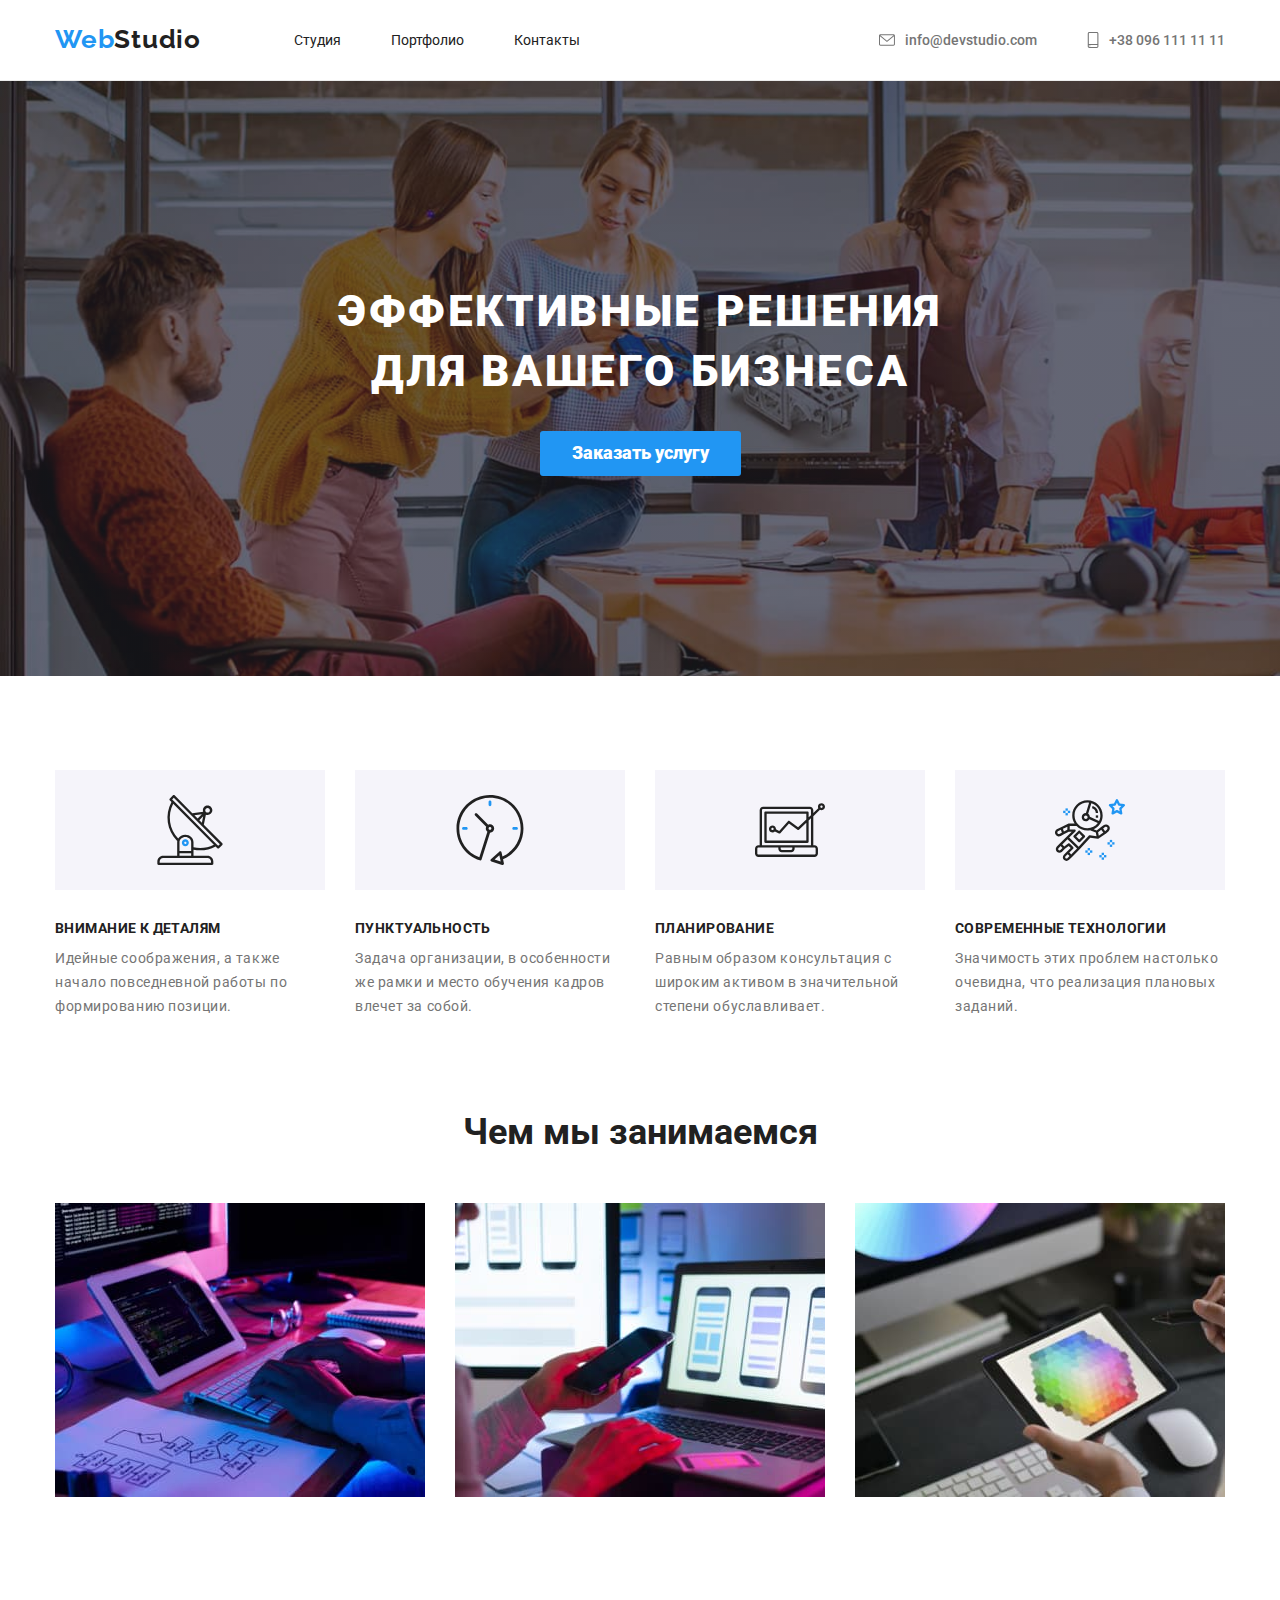
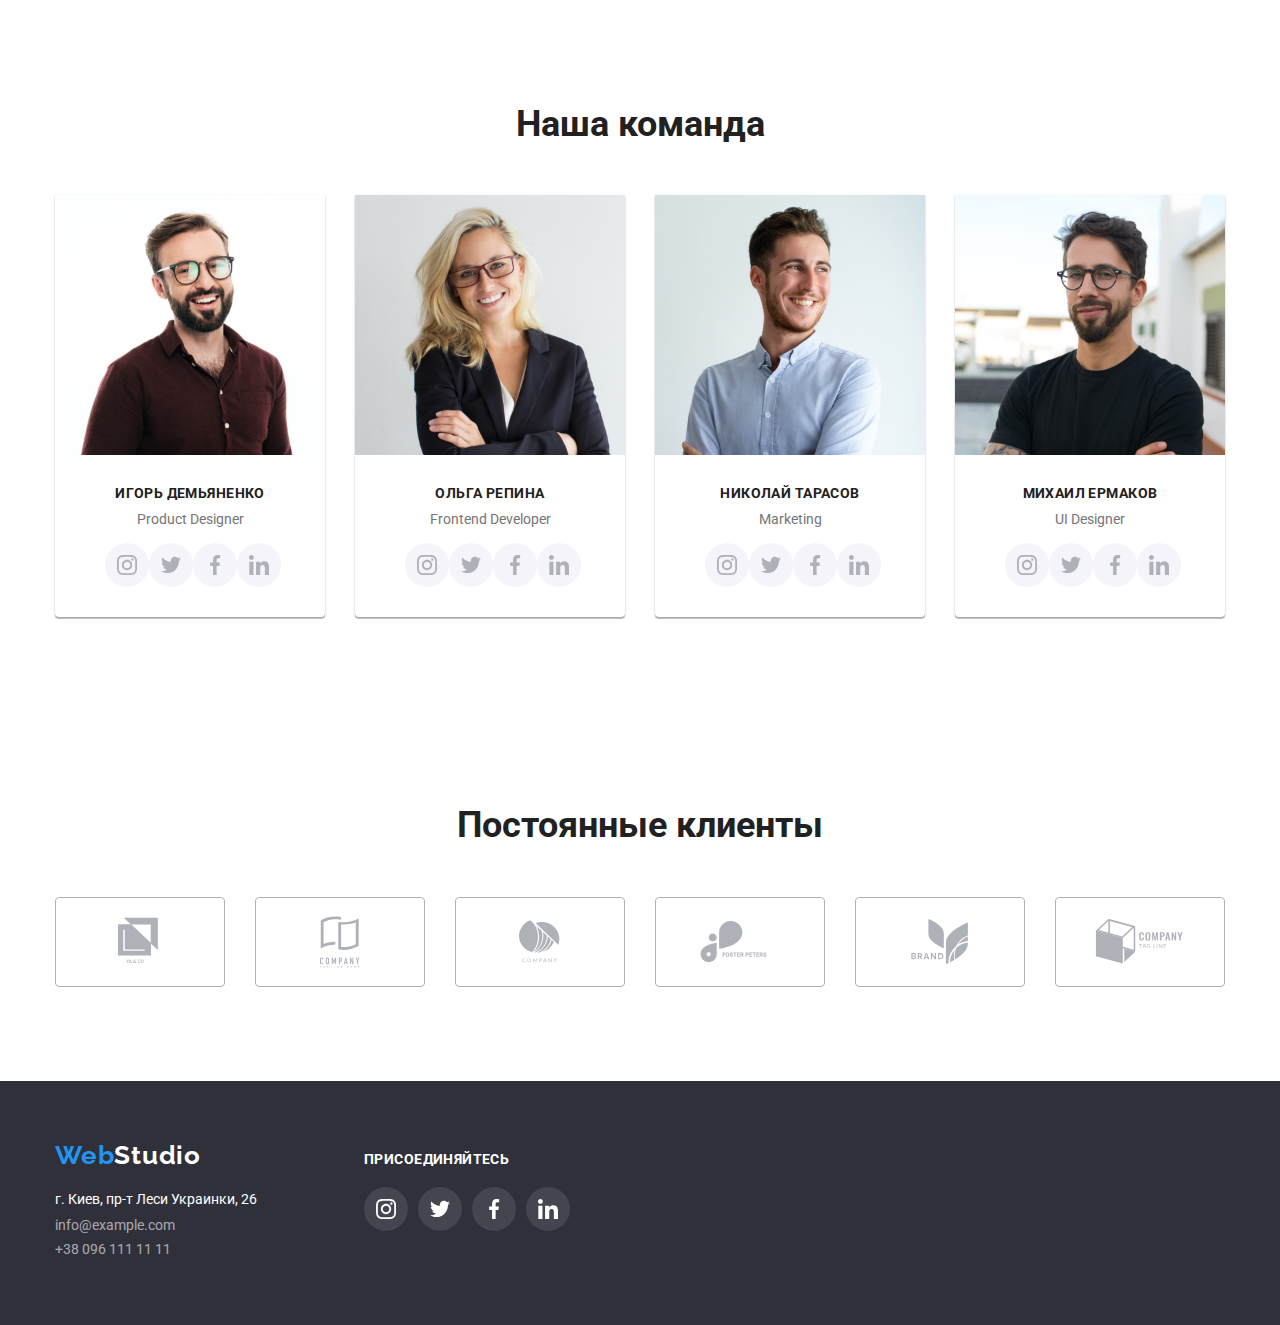
<file: index.html>
<!DOCTYPE html>
<html lang="ru">
  <head>
    <meta charset="UTF-8" />
    <meta name="viewport" content="width=device-width, initial-scale=1.0" />
    <title>Web Studio</title>
    <link
      href="https://fonts.googleapis.com/css2?family=Raleway:wght@700&family=Roboto:wght@400;500;700;900&display=swap"
      rel="stylesheet"
    />
    <link
      rel="stylesheet"
      href="https://cdnjs.cloudflare.com/ajax/libs/modern-normalize/0.6.0/modern-normalize.min.css"
    />
    <link rel="stylesheet" href="./css/main.css" />
  </head>
  <body>
    <!-- Шапка сайта -->

    <header>
      <div class="container wrapper">
        <nav>
          <a href="./index.html" class="logo"><span>Web</span>Studio</a>
          <ul class="site-nav list">
            <li><a href="./index.html" class="link">Студия</a></li>
            <li><a href="./portfolio.html" class="link">Портфолио</a></li>
            <li><a href="" class="link">Контакты</a></li>
          </ul>
        </nav>

        <ul class="auth-nav list">
          <li>
            <a class="adress-link" href="mailto:info@devstudio.com">
              <svg width="16" height="12">
                <use href="./images/sprite1.svg#icon-imail"></use>
              </svg>
              info@devstudio.com</a
            >
          </li>

          <li>
            <a class="adress-link" href="tel:+380961111111"
              ><svg width="12" height="16">
                <use href="./images/sprite1.svg#icon-phone"></use>
              </svg>
              +38 096 111 11 11</a
            >
          </li>
        </ul>
      </div>
    </header>

    <!-- Первая секция -->

    <main>
      <!-- HEROOOOOO -->
      <section class="hero">
        <h1 class="hero-title">Эффективные решения для вашего бизнеса</h1>
        <a href="#" class="btn-hero">Заказать услугу</a>
      </section>

      <section class="section ideology">
        <div class="container">
          <h2 hidden>Наша Идеология</h2>
          <ul class="ideology-list">
            <li class="ideology-item antena">
              <h3>Внимание к деталям</h3>
              <p class="ideology-text">
                Идейные соображения, а также начало повседневной работы по
                формированию позиции.
              </p>
            </li>

            <li class="ideology-item clock">
              <h3>Пунктуальность</h3>
              <p class="ideology-text">
                Задача организации, в особенности же рамки и место обучения
                кадров влечет за собой.
              </p>
            </li>

            <li class="ideology-item diagramm">
              <h3>Планирование</h3>
              <p class="ideology-text">
                Равным образом консультация с широким активом в значительной
                степени обуславливает.
              </p>
            </li>

            <li class="ideology-item cosmonaut">
              <h3>Современные технологии</h3>
              <p class="ideology-text">
                Значимость этих проблем настолько очевидна, что реализация
                плановых заданий.
              </p>
            </li>
          </ul>
        </div>
      </section>

      <!-- Вторая секция -->

      <section class="section affair">
        <div class="container">
          <h2 class="section-title">Чем мы занимаемся</h2>
          <ul class="affair-list">
            <li class="affair-lists">
              <img
                src="./images/affair-1.jpg"
                alt="desktop"
                width="370"
                height="294"
              />
              <p class="app">Десктопные приложения</p>
            </li>

            <li class="affair-lists">
              <img
                src="./images/affair-2.jpg"
                alt="app"
                width="370"
                height="294"
              />
              <p class="app">Мобильные приложения</p>
            </li>

            <li class="affair-lists">
              <img
                src="./images/affair-3.jpg"
                alt="design"
                width="370"
                height="294"
              />
              <p class="app">Дизайнерские решения</p>
            </li>
          </ul>
        </div>
      </section>

      <!-- Третья секция -->

      <section class="section team">
        <div class="container">
          <h2 class="section-title">Наша команда</h2>
          <ul class="team">
            <li class="team-list">
              <a href="#">
                <img
                  src="./images/teamer-1.jpg"
                  alt="crew"
                  width="270"
                  height="260"
                />
                <h3>Игорь Демьяненко</h3>
                <p class="team-text">Product Designer</p>
              </a>

              <ul class="social-list">
                <li class="social-list-item">
                  <a class="social-list-link" href="#">
                    <svg class="social-list-icon">
                      <use href="./images/sprite1.svg#icon-instagram"></use>
                    </svg>
                  </a>
                </li>
                <li class="social-list-item">
                  <a class="social-list-link" href="#">
                    <svg class="social-list-icon">
                      <use href="./images/sprite1.svg#icon-twitter"></use>
                    </svg>
                  </a>
                </li>
                <li class="social-list-item">
                  <a class="social-list-link" href="#">
                    <svg class="social-list-icon">
                      <use href="./images/sprite1.svg#icon-facebook"></use>
                    </svg>
                  </a>
                </li>
                <li class="social-list-item">
                  <a class="social-list-link" href="#">
                    <svg class="social-list-icon">
                      <use href="./images/sprite1.svg#icon-linkedin"></use>
                    </svg>
                  </a>
                </li>
              </ul>
            </li>

            <li class="team-list">
              <a href="#">
                <img
                  src="./images/teamer-2.jpg"
                  alt="crew"
                  width="270"
                  height="260"
                />
                <h3>Ольга Репина</h3>
                <p class="team-text">Frontend Developer</p>
              </a>
              <ul class="social-list">
                <li class="social-list-item">
                  <a class="social-list-link" href="#">
                    <svg class="social-list-icon">
                      <use href="./images/sprite1.svg#icon-instagram"></use>
                    </svg>
                  </a>
                </li>
                <li class="social-list-item">
                  <a class="social-list-link" href="#">
                    <svg class="social-list-icon">
                      <use href="./images/sprite1.svg#icon-twitter"></use>
                    </svg>
                  </a>
                </li>
                <li class="social-list-item">
                  <a class="social-list-link" href="#">
                    <svg class="social-list-icon">
                      <use href="./images/sprite1.svg#icon-facebook"></use>
                    </svg>
                  </a>
                </li>
                <li class="social-list-item">
                  <a class="social-list-link" href="#">
                    <svg class="social-list-icon">
                      <use href="./images/sprite1.svg#icon-linkedin"></use>
                    </svg>
                  </a>
                </li>
              </ul>
            </li>

            <li class="team-list">
              <a href="#">
                <img
                  src="./images/teamer-3.jpg"
                  alt="crew"
                  width="270"
                  height="260"
                />
                <h3>Николай Тарасов</h3>
                <p class="team-text">Marketing</p>
              </a>
              <ul class="social-list">
                <li class="social-list-item">
                  <a class="social-list-link" href="#">
                    <svg class="social-list-icon">
                      <use href="./images/sprite1.svg#icon-instagram"></use>
                    </svg>
                  </a>
                </li>
                <li class="social-list-item">
                  <a class="social-list-link" href="#">
                    <svg class="social-list-icon">
                      <use href="./images/sprite1.svg#icon-twitter"></use>
                    </svg>
                  </a>
                </li>
                <li class="social-list-item">
                  <a class="social-list-link" href="#">
                    <svg class="social-list-icon">
                      <use href="./images/sprite1.svg#icon-facebook"></use>
                    </svg>
                  </a>
                </li>
                <li class="social-list-item">
                  <a class="social-list-link" href="#">
                    <svg class="social-list-icon">
                      <use href="./images/sprite1.svg#icon-linkedin"></use>
                    </svg>
                  </a>
                </li>
              </ul>
            </li>

            <li class="team-list">
              <a href="#">
                <img
                  src="./images/teamer-4.jpg"
                  alt="crew"
                  width="270"
                  height="260"
                />
                <h3>Михаил Ермаков</h3>
                <p class="team-text">UI Designer</p>
              </a>
              <ul class="social-list">
                <li class="social-list-item">
                  <a class="social-list-link" href="#">
                    <svg class="social-list-icon">
                      <use href="./images/sprite1.svg#icon-instagram"></use>
                    </svg>
                  </a>
                </li>
                <li class="social-list-item">
                  <a class="social-list-link" href="#">
                    <svg class="social-list-icon">
                      <use href="./images/sprite1.svg#icon-twitter"></use>
                    </svg>
                  </a>
                </li>
                <li class="social-list-item">
                  <a class="social-list-link" href="#">
                    <svg class="social-list-icon">
                      <use href="./images/sprite1.svg#icon-facebook"></use>
                    </svg>
                  </a>
                </li>
                <li class="social-list-item">
                  <a class="social-list-link" href="#">
                    <svg class="social-list-icon">
                      <use href="./images/sprite1.svg#icon-linkedin"></use>
                    </svg>
                  </a>
                </li>
              </ul>
            </li>
          </ul>
        </div>
      </section>

      <!-- Четвертая секиця -->

      <section class="section client">
        <div class="container">
          <h2 class="section-title">Постоянные клиенты</h2>
          <ul class="client-list">
            <li class="client-item">
              <a class="client-list-link" href="">
                <svg style="width: 44px; height: 50px;">
                  <use href="./images/sprite1.svg#icon-logo-1"></use>
                </svg>
              </a>
            </li>

            <li class="client-item">
              <a class="client-list-link" href="">
                <svg style="width: 40px; height: 52px;">
                  <use href="./images/sprite1.svg#icon-logo-2"></use>
                </svg>
              </a>
            </li>

            <li class="client-item">
              <a class="client-list-link" href="">
                <svg style="width: 41px; height: 43px;">
                  <use href="./images/sprite1.svg#icon-logo-3"></use>
                </svg>
              </a>
            </li>

            <li class="client-item">
              <a class="client-list-link" href="">
                <svg style="width: 80px; height: 42px;">
                  <use href="./images/sprite1.svg#icon-logo-4"></use>
                </svg>
              </a>
            </li>

            <li class="client-item">
              <a class="client-list-link" href="">
                <svg style="width: 59px; height: 45px;">
                  <use href="./images/sprite1.svg#icon-logo-5"></use>
                </svg>
              </a>
            </li>

            <li class="client-item">
              <a class="client-list-link" href="">
                <svg style="width: 89px; height: 45px;">
                  <use href="./images/sprite1.svg#icon-logo-6"></use>
                </svg>
              </a>
            </li>
          </ul>
        </div>
      </section>
    </main>

    <!-- Футер -->

    <footer>
      <div class="container">
        <div class="footer-adress">
          <a href="./index.html" class="logo"><span>Web</span>Studio</a>
          <address>
            <p>г. Киев, пр-т Леси Украинки, 26</p>
            <a href="mailto:info@example.com">info@example.com</a>
            <a href="tel:+380961111111">+38 096 111 11 11</a>
          </address>
        </div>

        <div class="footer-link">
          <p class="footer-text">Присоединяйтесь</p>
          <ul class="footer-list">
            <li class="fooler-list-item">
              <a href="" class="footer-list-link">
                <svg>
                  <use href="./images/sprite1.svg#icon-instagram"></use>
                </svg>
              </a>
            </li>
            <li class="fooler-list-item">
              <a href="" class="footer-list-link">
                <svg>
                  <use href="./images/sprite1.svg#icon-twitter"></use>
                </svg>
              </a>
            </li>
            <li class="fooler-list-item">
              <a href="" class="footer-list-link">
                <svg>
                  <use href="./images/sprite1.svg#icon-facebook"></use>
                </svg>
              </a>
            </li>
            <li class="fooler-list-item">
              <a href="" class="footer-list-link">
                <svg>
                  <use href="./images/sprite1.svg#icon-linkedin"></use>
                </svg>
              </a>
            </li>
          </ul>
        </div>
      </div>
    </footer>
  </body>
</html>
</file>
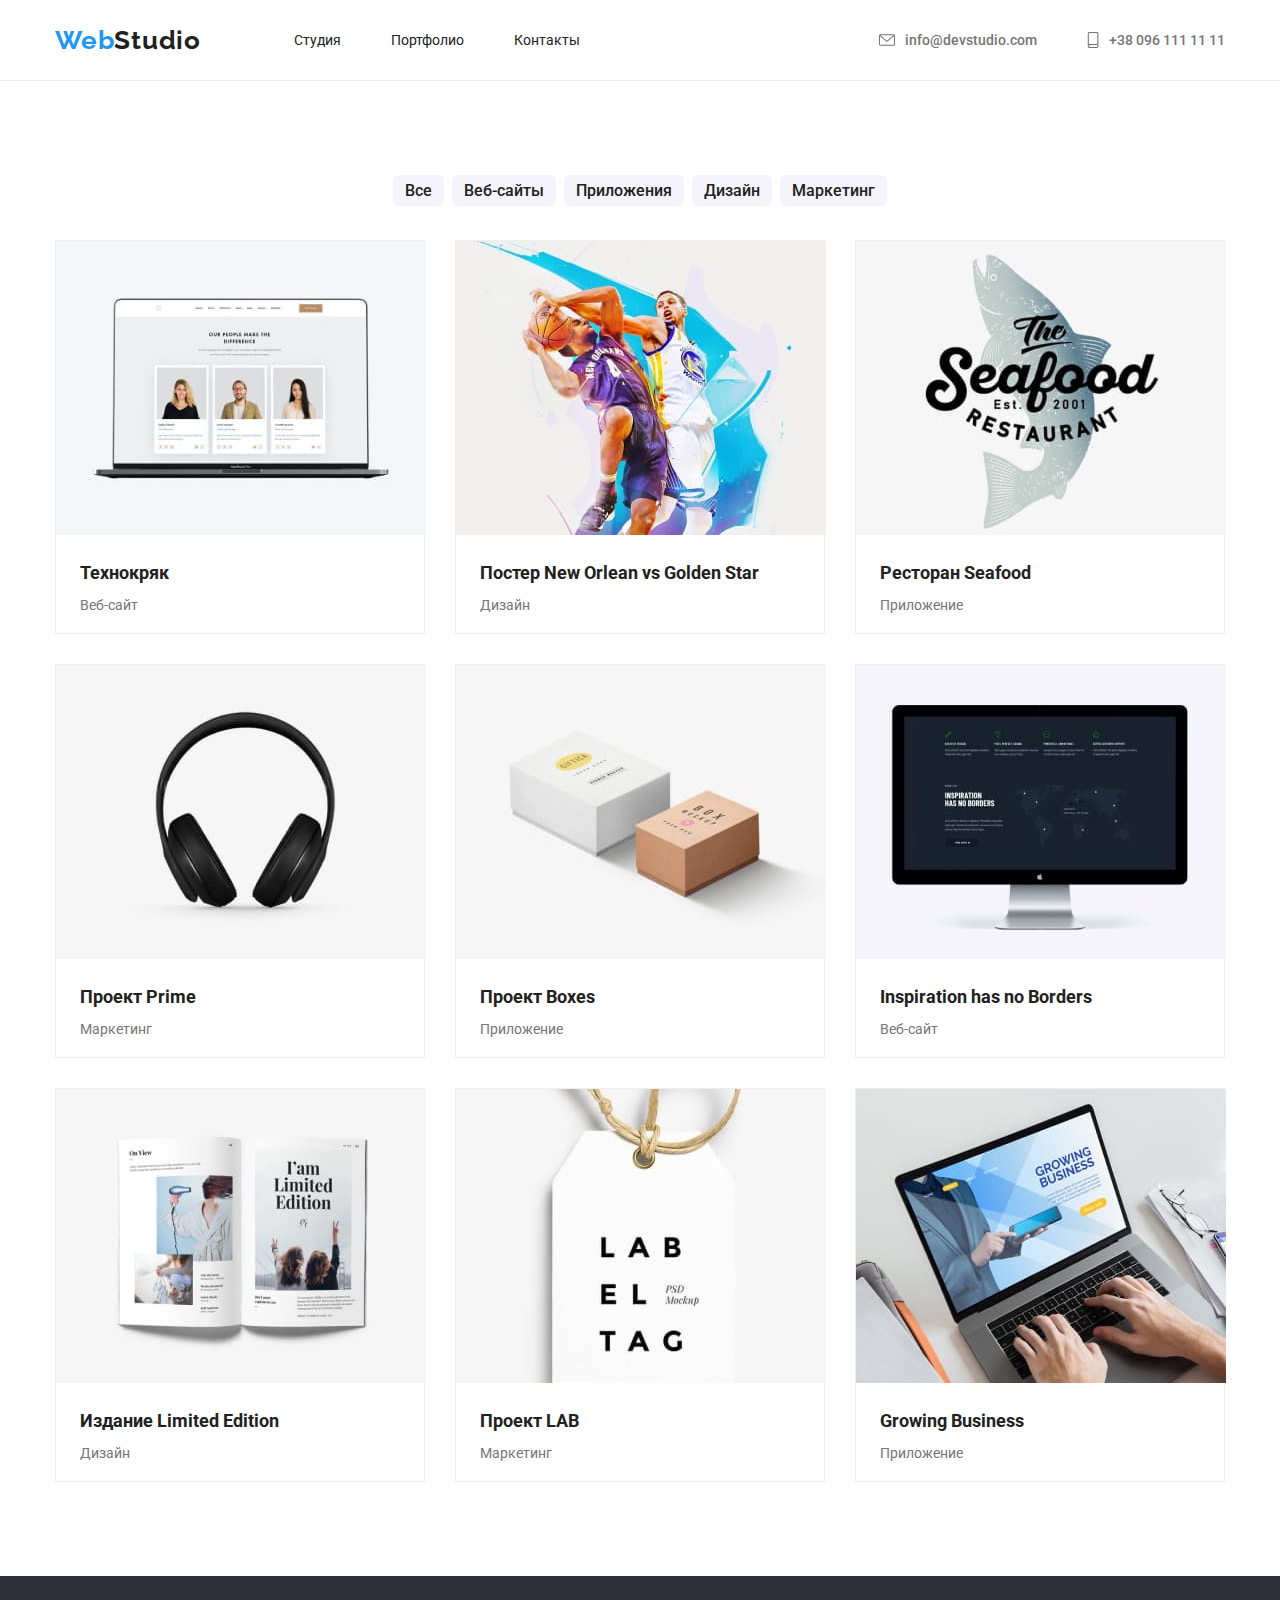
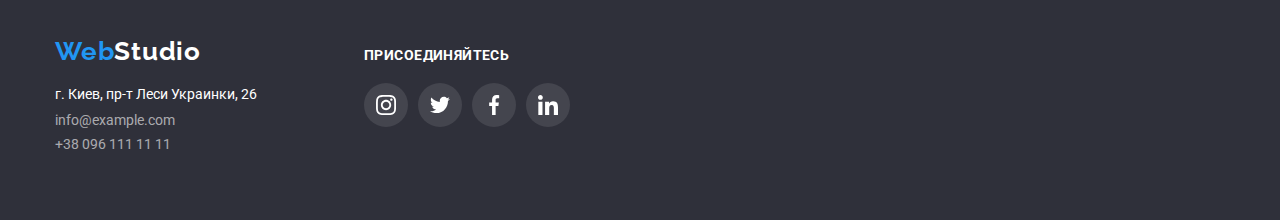
<file: portfolio.html>
<!DOCTYPE html>
<html lang="ru">
  <head>
    <meta charset="UTF-8" />
    <meta name="viewport" content="width=device-width, initial-scale=1.0" />
    <title>Portfolio</title>
    <link
      href="https://fonts.googleapis.com/css2?family=Raleway:wght@700&family=Roboto:wght@400;500;700;900&display=swap"
      rel="stylesheet"
    />
    <link rel="stylesheet" href="./css/main.css" />
  </head>
  <body>
    <!-- Шапка сайта -->

    <header>
      <div class="container wrapper">
        <nav>
          <a href="./index.html" class="logo"><span>Web</span>Studio</a>
          <ul class="site-nav list">
            <li><a href="./index.html" class="link">Студия</a></li>
            <li><a href="./portfolio.html" class="link">Портфолио</a></li>
            <li><a href="" class="link">Контакты</a></li>
          </ul>
        </nav>

        <ul class="auth-nav list">
          <li>
            <a class="adress-link" href="mailto:info@devstudio.com">
              <svg width="16" height="12">
                <use href="./images/sprite1.svg#icon-imail"></use>
              </svg>
              info@devstudio.com</a
            >
          </li>

          <li>
            <a class="adress-link" href="tel:+380961111111"
              ><svg width="12" height="16">
                <use href="./images/sprite1.svg#icon-phone"></use>
              </svg>
              +38 096 111 11 11</a
            >
          </li>
        </ul>
      </div>
    </header>

    <!-- Main -->

    <main>
      <section class="portfolio section">
        <div class="container">
          <h1 hidden>Наши работы</h1>
          <ul class="filter">
            <li class="filter-list">
              <button class="btn" type="button">Все</button>
            </li>
            <li class="filter-list">
              <button class="btn" type="button">Веб-сайты</button>
            </li>
            <li class="filter-list">
              <button class="btn" type="button">Приложения</button>
            </li>
            <li class="filter-list">
              <button class="btn" type="button">Дизайн</button>
            </li>
            <li class="filter-list">
              <button class="btn" type="button">Маркетинг</button>
            </li>
          </ul>

          <ul class="work-list">
            <li class="work-list-item">
              <a class="work-link" href="">
                <div class="portfolio-card">
                  <img src="./images/img.jpg" alt="desktop" />
                  <p class="modal-text">
                    Технокряк это современная площадка распространения
                    коронавируса. Компании используют эту платформу для
                    цифрового шпионажа и атак на защищённые сервера конкурентов.
                  </p>
                </div>

                <div class="portfolio-text">
                  <h2>Технокряк</h2>
                  <p>Веб-сайт</p>
                </div>
              </a>
            </li>

            <li class="work-list-item">
              <a class="work-link" href="">
                <div class="portfolio-card">
                  <img src="./images/img-2.jpg" alt="basketball-poster" />
                  <p class="modal-text">
                    Технокряк это современная площадка распространения
                    коронавируса. Компании используют эту платформу для
                    цифрового шпионажа и атак на защищённые сервера конкурентов.
                  </p>
                </div>

                <div class="portfolio-text">
                  <h2>Постер New Orlean vs Golden Star</h2>
                  <p>Дизайн</p>
                </div>
              </a>
            </li>

            <li class="work-list-item">
              <a class="work-link" href="">
                <div class="portfolio-card">
                  <img src="./images/img-3.jpg" alt="restoraunt-logo" />
                  <p class="modal-text">
                    Технокряк это современная площадка распространения
                    коронавируса. Компании используют эту платформу для
                    цифрового шпионажа и атак на защищённые сервера конкурентов.
                  </p>
                </div>

                <div class="portfolio-text">
                  <h2>Ресторан Seafood</h2>
                  <p>Приложение</p>
                </div>
              </a>
            </li>

            <li class="work-list-item">
              <a class="work-link" href="">
                <div class="portfolio-card">
                  <img src="./images/img-4.jpg" alt="head-phones" />
                  <p class="modal-text">
                    Технокряк это современная площадка распространения
                    коронавируса. Компании используют эту платформу для
                    цифрового шпионажа и атак на защищённые сервера конкурентов.
                  </p>
                </div>

                <div class="portfolio-text">
                  <h2>Проект Prime</h2>
                  <p>Маркетинг</p>
                </div>
              </a>
            </li>

            <li class="work-list-item">
              <a class="work-link" href="">
                <div class="portfolio-card">
                  <img src="./images/img-5.jpg" alt="app" />
                  <p class="modal-text">
                    Технокряк это современная площадка распространения
                    коронавируса. Компании используют эту платформу для
                    цифрового шпионажа и атак на защищённые сервера конкурентов.
                  </p>
                </div>

                <div class="portfolio-text">
                  <h2>Проект Boxes</h2>
                  <p>Приложение</p>
                </div>
              </a>
            </li>

            <li class="work-list-item">
              <a class="work-link" href="">
                <div class="portfolio-card">
                  <img src="./images/img-6.jpg" alt="desktop" />
                  <p class="modal-text">
                    Технокряк это современная площадка распространения
                    коронавируса. Компании используют эту платформу для
                    цифрового шпионажа и атак на защищённые сервера конкурентов.
                  </p>
                </div>

                <div class="portfolio-text">
                  <h2>Inspiration has no Borders</h2>
                  <p>Веб-сайт</p>
                </div>
              </a>
            </li>

            <li class="work-list-item">
              <a class="work-link" href="">
                <div class="portfolio-card">
                  <img src="./images/img-7.jpg" alt="book" />
                  <p class="modal-text">
                    Технокряк это современная площадка распространения
                    коронавируса. Компании используют эту платформу для
                    цифрового шпионажа и атак на защищённые сервера конкурентов.
                  </p>
                </div>

                <div class="portfolio-text">
                  <h2>Издание Limited Edition</h2>
                  <p>Дизайн</p>
                </div>
              </a>
            </li>

            <li class="work-list-item">
              <a class="work-link" href="">
                <div class="portfolio-card">
                  <img src="./images/img-8.jpg" alt="mock-up" />
                  <p class="modal-text">
                    Технокряк это современная площадка распространения
                    коронавируса. Компании используют эту платформу для
                    цифрового шпионажа и атак на защищённые сервера конкурентов.
                  </p>
                </div>

                <div class="portfolio-text">
                  <h2>Проект LAB</h2>
                  <p>Маркетинг</p>
                </div>
              </a>
            </li>

            <li class="work-list-item">
              <a class="work-link" href="">
                <div class="portfolio-card">
                  <img src="./images/img-9.jpg" alt="desktop" />
                  <p class="modal-text">
                    Технокряк это современная площадка распространения
                    коронавируса. Компании используют эту платформу для
                    цифрового шпионажа и атак на защищённые сервера конкурентов.
                  </p>
                </div>

                <div class="portfolio-text">
                  <h2>Growing Business</h2>
                  <p>Приложение</p>
                </div>
              </a>
            </li>
          </ul>
        </div>
      </section>
    </main>

    <!-- Footer -->
    <footer>
      <div class="container">
        <div class="footer-adress">
          <a href="./index.html" class="logo"><span>Web</span>Studio</a>
          <address>
            <p>г. Киев, пр-т Леси Украинки, 26</p>
            <a href="mailto:info@example.com">info@example.com</a>
            <a href="tel:+380961111111">+38 096 111 11 11</a>
          </address>
        </div>

        <div class="footer-link">
          <p class="footer-text">Присоединяйтесь</p>
          <ul class="footer-list">
            <li class="fooler-list-item">
              <a href="" class="footer-list-link">
                <svg>
                  <use href="./images/sprite1.svg#icon-instagram"></use>
                </svg>
              </a>
            </li>
            <li class="fooler-list-item">
              <a href="" class="footer-list-link">
                <svg>
                  <use href="./images/sprite1.svg#icon-twitter"></use>
                </svg>
              </a>
            </li>
            <li class="fooler-list-item">
              <a href="" class="footer-list-link">
                <svg>
                  <use href="./images/sprite1.svg#icon-facebook"></use>
                </svg>
              </a>
            </li>
            <li class="fooler-list-item">
              <a href="" class="footer-list-link">
                <svg>
                  <use href="./images/sprite1.svg#icon-linkedin"></use>
                </svg>
              </a>
            </li>
          </ul>
        </div>
      </div>
    </footer>
  </body>
</html>
</file>
<file: css/main.css>
/* head color #757575;
second color  #212121;
hover #2196F3;
background section #F5F4FA;
footer color #2F303A;
 */

:root {
    --primary-text-color: #757575;
    --second-text-color: #212121;
    --hover-text-color: #2196F3;
    --background-section-color: #F5F4FA;
    --white-color: #fff;
}

body {
    background-color: var(--white-color);
    color: var(--primary-text-color);
    font-size: 14px;
    font-family: 'Roboto', sans-serif;
    margin: 0;
    padding: 0;
}

img {
    display: block;
}

html {
    box-sizing: border-box;
}

*,
*::after,
*::before {
    box-sizing: inherit;
}

h1,
h2,
h3,
h4,
ul,
p {
    list-style: none;
    padding: 0;
    margin: 0;
}

/* 
h2 {
    font-size: 36px;
    padding-top: 94px;
    margin-bottom: 50px;
} */

h3 {
    font-size: 14px;
    text-transform: uppercase;
    letter-spacing: 0.03em;
    margin-top: 30px;
    margin-bottom: 10px;
    color: var(--second-text-color);
}

a {
    text-decoration: none;
}

.container {
    width: 1200px;
    margin: 0 auto;
    padding-left: 15px;
    padding-right: 15px;
}

.section {
    padding-top: 94px;
    padding-bottom: 94px;
}

header {
    background-color: var(--white-color);
    padding: 25px 0;
    border-bottom: 1px solid #ECECEC;
}

.list a {
    color: var(--primary-text-color);
}

.adress-link {
    font-weight: 500;
    display: flex;
    align-items: center;
}

.section-title {
    text-align: center;
    font-size: 36px;
    margin-bottom: 50px;
}

.list a:hover,
.list a:focus {
    color: var(--hover-text-color);
    transition: all 0.5s ease;
}

/* Site nav  */

.logo {
    margin-right: 93px;
    font-family: Raleway;
    font-weight: bold;
    font-size: 26px;
    letter-spacing: 0.03em;
    color: var(--white-color);
}

header .logo {
    color: var(--second-text-color);
    font-family: Raleway;
    font-weight: bold;
    font-size: 26px;
}

.logo span {
    color: var(--hover-text-color);
}

.wrapper {
    display: flex;
    align-items: center;
}

.site-nav {
    display: flex;
}

nav {
    display: flex;
    align-items: center;
}

.site-nav li {
    display: flex;
    margin-right: 50px;
    display: block;
}

.site-nav li:last-child {
    margin-right: 0;
}

.auth-nav {
    display: flex;
    margin-left: auto;
}

.adress-link svg {
    fill: currentColor;
    margin-right: 10px;
}

.adress-link:hover svg {
    fill: currentColor;
}

.auth-nav li:first-child {
    margin-right: 50px;
}

.site-nav .link {
    color: var(--second-text-color);
}

.site-nav .link:hover,
.site-nav .link:focus {
    color: var(--hover-text-color);
    transition: all 0.5s ease;
}

.section-title {
    color: var(--second-text-color);
}

/* HEROOOOOOOOO */

.hero {
    background-image: linear-gradient(rgba(47, 48, 58, 0.4), rgba(47, 48, 58, 0.4)), url(../images/header-img.jpg);
    background-repeat: no-repeat;
    background-size: cover;
    /* background-attachment: fixed; */
    text-align: center;
}

.hero-title {
    padding-top: 200px;
    margin: 0 auto;
    width: 696px;
    color: var(--white-color);
    font-family: Roboto;
    font-weight: 900;
    font-size: 44px;
    line-height: 1.367;
    letter-spacing: 0.06em;
    text-transform: uppercase;
}

.btn-hero {
    display: inline-block;
    color: var(--white-color);
    font-weight: 900;
    background-color: var(--hover-text-color);
    font-size: 18px;
    line-height: 1.367;
    padding: 10px 32px;
    border-radius: 3px;
    margin: 30px 0 200px 0;
    min-width: 200px;
    text-align: center;
}

.btn-hero:hover,
.btn-hero:focus {
    color: var(--second-text-color);
    background-color: var(--background-section-color);
    transition: all 0.5s ease;
}

/* IDEOLOGY SECTION */

.ideology {
    padding-bottom: 0;
}

.ideology-list {
    display: flex;
}

.ideology-item::before {
    display: block;
    content: "";
    height: 120px;
    width: 100%;
    background-color: #F5F4FA;
    background-repeat: no-repeat;
    background-position: center;
}

.antena::before {
    background-image: url(../images/antenna.svg);
}

.clock::before {
    background-image: url(../images/clock.svg);
}

.diagramm::before {
    background-image: url(../images/diagramm.svg);
}

.cosmonaut::before {
    background-image: url(../images/astronaut.svg);
}

.ideology-item {
    width: 270px;
    margin-right: 30px;
    flex-wrap: wrap;
}

.ideology-item:last-child {
    margin-right: 0px;
}

.ideology-text {
    font-weight: normal;
    line-height: 1.715em;
    letter-spacing: 0.04em;
}

/* AFFAIR SECTION */

.affair-list {
    display: flex;
}

.affair-lists {
    margin-right: 30px;
    text-align: center;
}

.affair-lists:last-child {
    margin-right: 0;
}

.section-team {
    background-color: var(--background-section-color);
}

.app {
    font-size: 16px;
    color: var(--white-color);
    letter-spacing: 0.03em;
}

/* TEAM SECTION */

.team {
    display: flex;
}

.team-list {
    width: 270px;
    margin-right: 30px;
    text-align: center;
    box-shadow: 0px 1px 3px rgba(0, 0, 0, 0.12), 0px 1px 1px rgba(0, 0, 0, 0.14), 0px 2px 1px rgba(0, 0, 0, 0.2);
    border-radius: 0px 0px 4px 4px;
    padding-bottom: 30px;
}

.team-list:last-child {
    margin-right: 0;
}

.team-text {
    color: var(--primary-text-color);
    margin-bottom: 16px;
}

.social-list {
    display: flex;
    width: 170px;
    margin: 0 auto;
    justify-content: space-between;
}

.social-list-link {
    display: flex;
    align-items: center;
    justify-content: center;
    padding: 0;
    border: 0;
    width: 44px;
    height: 44px;
    border-radius: 50%;
    background-color: #F5F4FA;
}

.social-list-item:hover .social-list-icon {
    fill: #fff;
}

.social-list-icon {
    width: 20px;
    height: 20px;
    fill: #AFB1B8;
}

.social-list-icon:hover {
    fill: #fff;
}

.social-list-link:hover {
    fill: #fff;
    background-color: var(--hover-text-color);
}

/* CLIENT SECTION */

.client-list {
    display: flex;
}

.client-item {
    width: calc((100% - 30px * 5) / 6);
    margin-right: 30px;
}

.client-item:last-child {
    margin-right: 0;
}

.client-list-link {
    display: flex;
    justify-content: center;
    align-items: center;
    border: 1px solid #AFB1B8;
    border-radius: 4px;
    height: 90px;
    width: 100%;
}

.client-list-link:hover {
    border-color: var(--hover-text-color);
}

.client-list-link svg {
    fill: #AFB1B8;
}

.client-list-link:hover svg {
    fill: var(--hover-text-color);
}

.adress {
    margin-bottom: 8px;
}

address a {
    margin-bottom: 8px;
    display: block;
    font-style: normal;
    color: rgba(255, 255, 255, 0.6);
}

address p {
    color: var(--white-color);
    font-style: normal;
    margin-bottom: 10px;
}

.footer-text {
    color: var(--white-color);
    font-family: Roboto;
    font-style: normal;
    font-weight: bold;
    font-size: 14px;
    letter-spacing: 0.03em;
    text-transform: uppercase;
    margin-bottom: 20px;
}

footer {
    background-color: #2F303A;
    padding-top: 60px;
    padding-bottom: 60px;
}

footer .container {
    display: flex;
    align-items: center;
    align-items: baseline;
}

.footer-link {
    margin-left: 70px;
}

.footer-adress address {
    margin-top: 20px;
}

.footer-list svg {
    width: 20px;
    height: 20px;
}

.footer-list {
    display: flex;
    width: 206px;
    justify-content: space-between;
}

.footer-list-link {
    display: flex;
    align-items: center;
    justify-content: center;
    padding: 0;
    border: 0;
    width: 44px;
    height: 44px;
    border-radius: 50%;
    background-color: rgba(255, 255, 255, 0.1);
}

.footer-list-link svg {
    fill: var(--white-color);
}

.footer-list-link:hover,
.footer-list-link:focus {
    background-color: var(--hover-text-color);
}

/* Css portflio */

.filter {
    display: flex;
    margin-bottom: 34px;
    justify-content: center;
}

.filter-list:not(:last-child) {
    margin-right: 8px;
}

.work-link {
    display: inline-block;
}

.btn {
    color: var(--second-text-color);
    background-color: #F5F4FA;
    font-family: Roboto;
    font-weight: 500;
    font-size: 16px;
    padding: 6px 12px;
    border-radius: 6px;
    border: none;
}

.btn:hover,
.btn:focus {
    color: var(--white-color);
    background-color: var(--hover-text-color);
    transition: all 0.5s ease;
    box-shadow: 0px 3px 1px rgba(0, 0, 0, 0.1), 0px 1px 2px rgba(0, 0, 0, 0.08), 0px 2px 2px rgba(0, 0, 0, 0.12);
}

.work-list h2 {
    color: var(--second-text-color);
    font-size: 18px;
}

.modal-text {
    color: var(--white-color);
}

.work-list {
    display: flex;
    flex-wrap: wrap;
}

.portfolio-text {
    padding-left: 24px;
    padding-right: 24px;
    padding-top: 20px;
    padding-bottom: 20px;
    color: var(--primary-text-color);
}

.portfolio-text p {
    margin-top: 6px;
}

.portfolio-text h2 {
    margin-bottom: 4px;
    line-height: 2;
}

.work-list-item {
    width: 370px;
    border: 1px solid #EEEEEE;
}

.work-list-item:hover,
.work-list-item:focus {
    box-shadow: 0px 1px 1px rgba(0, 0, 0, 0.12), 0px 4px 4px rgba(0, 0, 0, 0.06), 1px 4px 6px rgba(0, 0, 0, 0.16);
    transition: all 0.5s ease;
}

.work-list-item:not(:nth-child(3n)) {
    margin-right: 30px;
}

.work-list-item:not(:nth-child(n+7)) {
    margin-bottom: 30px;
}

/* .work-list-item:nth-child(n+7) {
    margin-bottom: 94px;
} */

.modal-text {
    display: none;
}
</file>
